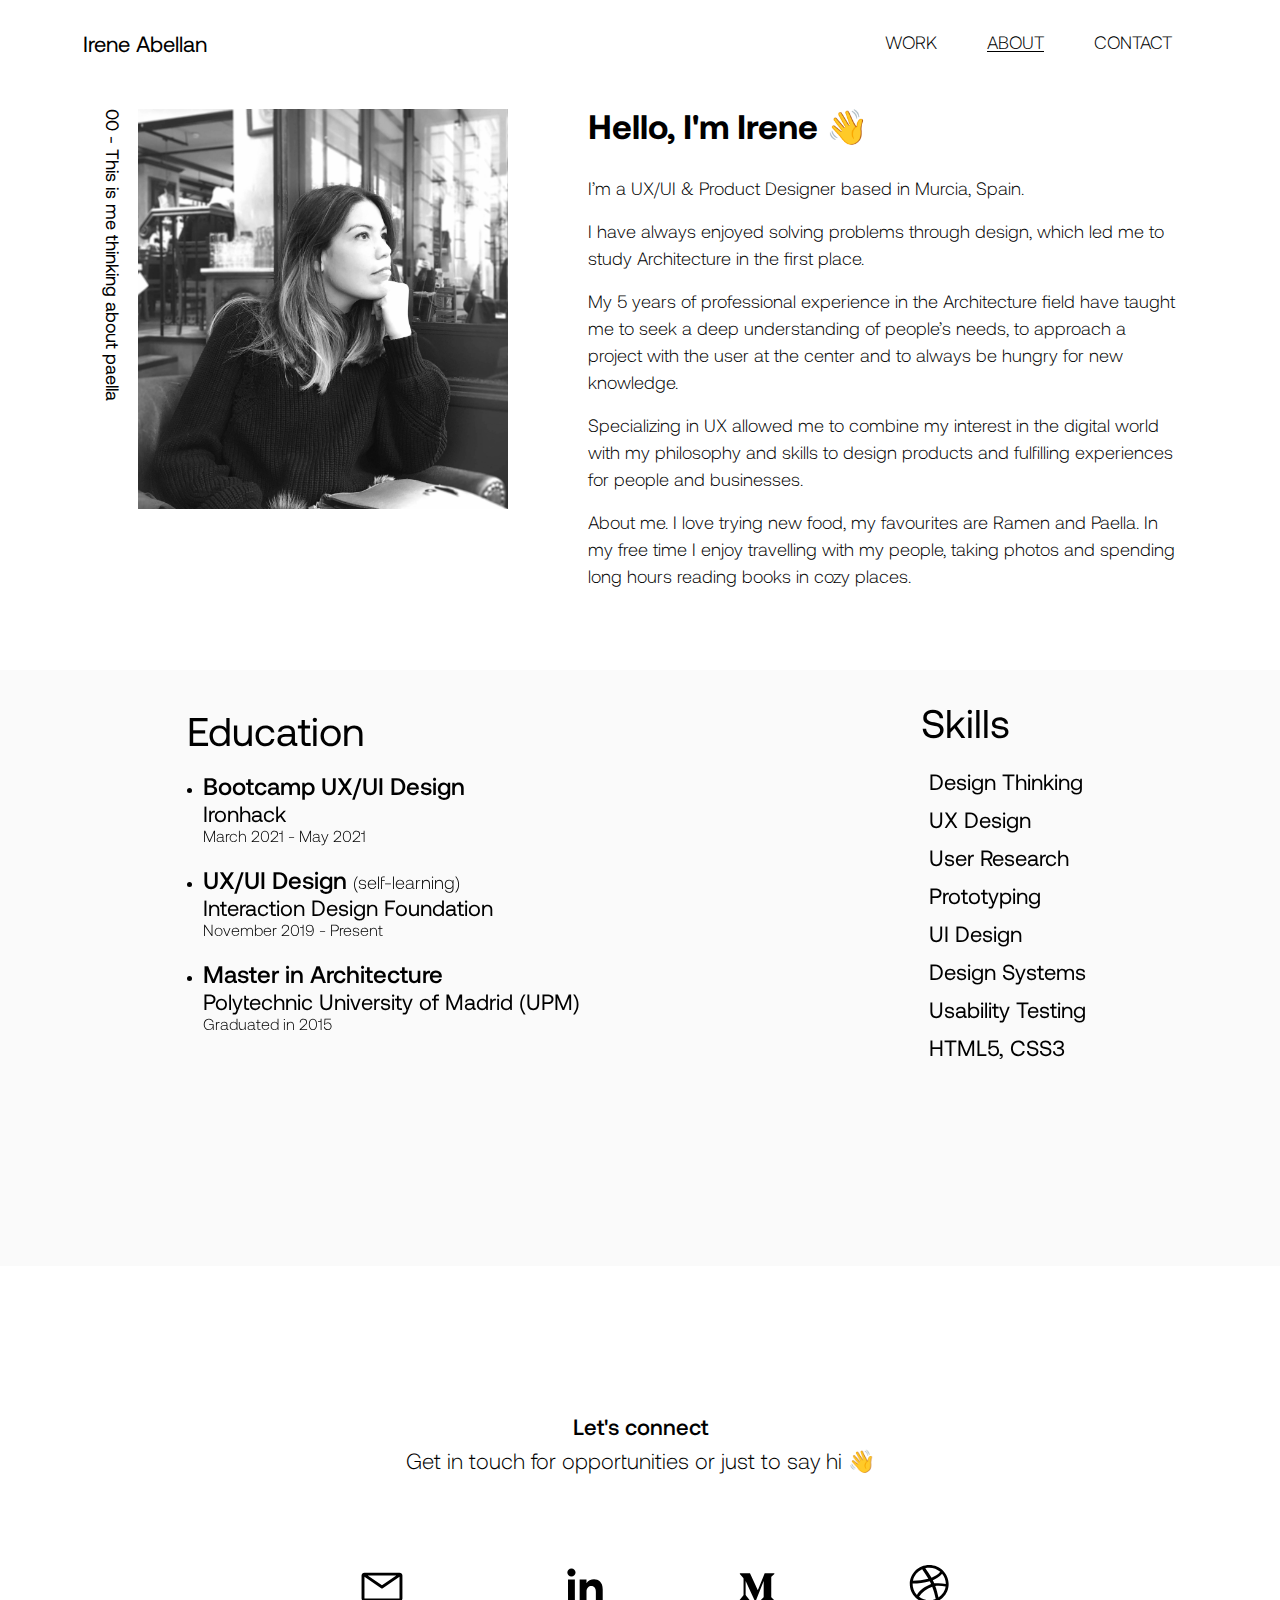
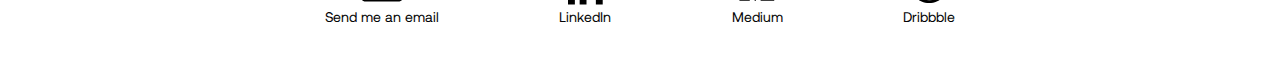
<file: about.html>
<!DOCTYPE html>
<html lang="en">
  <head>
    <meta charset="UTF-8" />
    <meta http-equiv="X-UA-Compatible" content="IE=edge" />
    <meta name="viewport" content="width=device-width, initial-scale=1.0" />

    <link rel="stylesheet" href="styles/reset.css" />
    <link href="https://unpkg.com/aos@2.3.1/dist/aos.css" rel="stylesheet" />
    <link rel="stylesheet" href="styles/redesign-responsive.css" />

    <title>Irene Abellan · About</title>
  </head>

  <body>
  <header>
    <a class="iniciales" href="index.html">
      Irene Abellan</a>
    <nav>
      <a href="index.html">WORK</a>
      <a class="selected" href="about.html">ABOUT</a>
      <a href="#index-footer">CONTACT</a>
    </nav>
  </header>

    <main>
      <section>
        <div class="about-me">
          <div class="me-image">
            <p class="verticaltext-topleft">
              00 - This is me thinking about paella
            </p>
            <img
              src="imagenes/PROFILE.jpg"
              alt="Profile picture"
            />
          </div>

          <div class="me-text">
            <h1 id="about">Hello, I'm Irene 👋</h1>
            <p>I’m a UX/UI & Product Designer based in Murcia, Spain.</p>
            <p>
              I have always enjoyed solving problems through
              design, which led me to study Architecture in the first place.
            </p>
            <p>
              My 5 years of professional experience in the Architecture field have taught me to seek a deep understanding of people’s needs, to approach a project with the user at the center and to always be hungry for new knowledge.
            </p>
            <p>
              Specializing in UX allowed me to combine my interest in the digital world with my philosophy and skills to design products and fulfilling experiences for people and businesses.
            </p>
            <p>
              About me. I love trying new food, my favourites are Ramen and Paella. In my free time I enjoy travelling with my people, taking photos and spending long hours reading books in
              cozy places.
            </p>
          </div>
        </div>
      </section>

      <section class="bio-section">
        <div class="education" data-aos="fade-up" data-aos-duration="1100">
          <h2>Education</h2>
          <ul>
            <li>
              <div class="education-item">
                <h3>Bootcamp UX/UI Design</h3>
                <p class="subheader">Ironhack</p>
                <p>March 2021 - May 2021</p>
              </div>
            </li>
            <li>
              <div class="education-item">
                <h3>
                  UX/UI Design <span id="selflearn">(self-learning)</span>
                </h3>
                <p class="subheader">Interaction Design Foundation</p>
                <p>November 2019 - Present</p>
              </div>
            </li>
            <li>
              <div class="education-item">
                <h3>Master in Architecture</h3>
                <p class="subheader">Polytechnic University of Madrid (UPM)</p>
                <p>Graduated in 2015</p>
              </div>
            </li>
          </ul>
        </div>

        <div class="skills" data-aos="fade-up" data-aos-duration="1100">
          <h2>Skills</h2>
          <ul>
            <li>Design Thinking</li>
            <li>UX Design</li>
            <li>User Research</li>
            <li>Prototyping</li>
            <li>UI Design</li>
            <li>Design Systems</li>
            <li>Usability Testing</li>
            <li>HTML5, CSS3</li>
          </ul>
        </div>
      </section>

      <section class="tools-section">
        <div data-aos="fade-up" data-aos-duration="800">
          <h2>Tools</h2>
          <div class="skill-set">
            <span>Figma</span> <span>Sketch</span> <span>Invision</span>
            <span>Photoshop</span> <span>Illustrator</span> <span>InDesign</span>
            <span>Keynote</span> <span>Whimsical</span> <span>Mural</span>
            <span>Premier Pro</span> <span>Visual Studio Code</span>
          </div>
        </div>
      </section>

    </main>

  <footer id="index-footer">
    <div class="lets-connect">
      <h2>Let's connect</h2>
      <p>Get in touch for opportunities or just to say hi 👋</p>
    </div>
    <div class="social-links">
      <a href="mailto:ireneabellangaray.ux@gmail.com",
         target="_blank">
        <img class="icon-mail"
             src="imagenes/MAIL.svg"
             alt="Email icon"
        /><span class="icon-text"> Send me an email</span></a
      >
      <a href="https://www.linkedin.com/in/irene-abellan-garay",
         target="_blank">
        <img class="icon-linkedin"
             src="imagenes/LINKEDIN.svg"
             alt="LinkedIn social media icon"
        /><span class="icon-text">LinkedIn</span></a>
      <a href="https://ireneabn.medium.com/",
         target="_blank"
      ><img class="icon-medium"
            src="imagenes/MEDIUM.svg"
            alt="Medium social media icon"
      /><span class="icon-text">Medium</span></a
      >
      <a href="https://dribbble.com/ireneabn",
         target="_blank"
      ><img class="icon-dribble"
            src="imagenes/DRIBBLE.svg",
            alt="Dribble social media icon"
      /><span class="icon-text">Dribbble</span></a>
    </div>
  </footer>
    <script src="https://unpkg.com/aos@2.3.1/dist/aos.js"></script>
    <script>
      AOS.init({disable: 'mobile'});
    </script>
  </body>
</html>
</file>
<file: styles/redesign-responsive.css>
@font-face {
    font-family: "Aeonik-Bold";
    src: local("Aeonik-Bold"),
    url("types/Aeonik/Aeonik-Bold.otf");
}
@font-face {
    font-family: "Aeonik-Light";
    src: local("Aeonik-Light"),
    url("types/Aeonik/Aeonik-Light.otf");
}
@font-face {
    font-family: "Aeonik-Medium";
    src: local("Aeonik-Medium"),
    url("types/Aeonik/Aeonik-Medium.otf");
}
@font-face {
    font-family: "Aeonik-Regular";
    src: local("Aeonik-Regular"),
    url("types/Aeonik/Aeonik-Regular.otf");
}


/*==========  Mobile First Method  ==========*/


@media only screen and (min-width : 320px) {
    html {
        scroll-behavior: smooth;
      }
    header {
        height: 97px;
        width: 100%;
        display: flex;
        flex-direction: column;
        align-items: center;
        border-bottom: 1px solid lightgray;
        background-color: white;
    }
    header a {
        margin-top: 16px;
    }
    .iniciales {
        font-size: 22px;
        font-family: "Aeonik-Regular", sans-serif;
        text-decoration: none;
        cursor: pointer;
        color: inherit;
    }
    nav {
        margin-top: 8px;
        width: 100%;
        display: flex;
        justify-content: space-evenly;
    }
    nav a {
        font-family: "Aeonik-Light", sans-serif ;
        font-size: 16px;
        text-decoration: none;
        cursor: pointer;
        color: inherit;
    }
    h1 {
        font-size: 36px;
        text-align: center;
        margin-top: 40px;
        font-family: "Aeonik-Bold", sans-serif;
        margin-bottom: 40px;
    }

    #introduccion {
        margin: 0 16px;
        text-align: center;
        padding-bottom: 32px;
    }
    #subtitulo {
        font-size: 16px;
        font-family: "Aeonik-Light", sans-serif;
        line-height: 130%;
    }
    #subtitulo-bold {
        font-family: "Aeonik-medium", sans-serif;
      }
    #second-phrase {
        padding-top: 16px;
    }
    .verticaltext-topleft {
        display: none;
    }
    .card {
        padding-top: 32px;
    }

    img {
    width: 100%;
    }
    .cardleft-text {
        padding: 0 16px;

    }
    .titlecard {
        padding-top: 24px;
        font-size: 32px;
        font-family: "Aeonik-Regular", sans-serif;
        margin-bottom: 16px;
    }
    .pcard {
        font-size: 16px;
        font-family: "Aeonik-Light", sans-serif;
        line-height: 160%;
        
    }
    .linkcard {
        display: flex;
        font-family: "Aeonik-Medium", sans-serif;
        font-size: 14px;
        padding-top: 36px;
        text-decoration: none;
        color: #050505;
        height: 40px;
        width: 145px;
        border-bottom: solid white 2px;
    }
    .linkcard:hover{
        border-bottom: solid 2px;
    }
    .reverse {
        display: flex;
        flex-direction: column-reverse;
    }
    .verticaltext-topright {
        display: none;
    }
    .cardright-text {
        padding: 0 16px;
    }
    .arrow {
        width: 0;
        height: 0;
        border: 7px solid transparent;
        border-top: 7px solid;
        border-right: 7px solid;
        margin-left: 15px;
        transform: rotate(45deg);
    }
    footer {
        padding: 110px 16px 140px 16px
    }
    footer h2 {
        font-family: "Aeonik-Medium", sans-serif;
        font-size: 22px;
        padding-bottom:8px;
    }

    footer p {
        font-family: "Aeonik-Light", sans-serif;
        font-size: 16px;
        padding: 0 10%;
        line-height: 140%;
    }
    .social-links {
        display: flex;
        padding-top: 32px;
        justify-content: space-around;
    }
    .lets-connect {
        margin: 0 auto;
        text-align: center;
    }
    .icon-text {
        display: none;
    }
    .icon-mail {
        width: 40px;
    }
    .icon-linkedin {
        width: 38px;
    }
    .icon-medium {
        width: 40px;
    }
    .icon-dribble {
        width: 34px;
    }
}


/* ----------------TABLET VERTICAL 640px--------------- */

@media only screen and (min-width : 640px) {
    header {
        height: 85px;
        flex-direction: row;
        align-items: center;
        justify-content: space-around;
        /*background-color: lightcyan;*/
        border-bottom: 1px solid transparent;
    }
    .iniciales {
        margin-top: 0;
        min-width: 180px;
        margin-left: 24px;
    }
    nav {
        margin-top: 0;
        justify-content: flex-end;
        width: 60%;
    }
    nav a {
        margin: 0 25px 0 25px
    }
    h1 {
        font-size: 56px;
    }
    #subtitulo {
        font-size: 18px;
    }
    .card {
        padding: 104px 40px 0 40px;
        display: flex;
        justify-content: space-between;
    }
    .cardleft-image img {
        max-width: 75vw;
    }
    .cardleft-text {
        max-width: 25vw;
    }
    .cardleft-text {
        padding: 0 24px;
        display: flex;
        flex-direction: column;
        justify-content: center;
    }
    .reverse {
        display: flex;
        align-items: center;
        flex-direction: row;
    }

    .cardright-text {
        max-width: 35vw;
    }
    .cardright-image img {
        max-width: 65vw;
    }
    .icon-text {
        display: block;
    }
    .social-links a {
        font-family: "Aeonik-Regular", sans-serif;
        font-size: 14px;
        color: #050505;
        text-decoration: none;
        display: flex;
        flex-direction: column;
        align-items: center;
        justify-content: space-between;
    }
    .icon-mail {
        width: 48px;
    }
    .icon-linkedin {
        width: 46px;
    }
    .icon-medium {
        width: 48px;
    }
    .icon-dribble {
        width: 42px;
    }

    footer {
        padding: 104px 16px 40px 16px
    }

    .social-links {
        padding-top: 48px;
        max-width: 750px;
        margin: 0 auto;
    }
}


/* ----------------TABLET HORIZONTAL 1024px--------------- */

@media only screen and (min-width : 1024px) {
    nav a {
        font-size: 18px;
    }
    
    header {
        /*background-color: lightyellow;*/
        max-width: 1440px;
        position: fixed;
        z-index: 2;
        left: 50%;
        transform: translate(-50%, 0);
    }
    main {
        margin: 0 auto;
        max-width: 1280px;
        padding: 45px 0;
    }

    .iniciales {
        margin-left: 0;
    }
    nav {
        width: 60%;
        margin-right: 0;
        justify-content:flex-end
    }
    nav a {
        margin: 0 25px 0 25px
    }

    h1 {
        font-size: 64px;
        margin-top: 104px;
    }
    #subtitulo {
        font-size: 22px;
    }

    .card {
        padding: 104px 104px 0 104px;
    }

    .titlecard {
        font-size: 44px;
    }
    .pcard {
        font-size: 20px;
    }
    .linkcard {
        font-size: 16px;
    }

    .cardleft-text {
        padding:  0 0 0 48px;
    }
    .cardright-text {
        padding: 0 20px 0 30px;
    }
    .cardleft-image {
        display: flex;
        justify-content: space-between;
        padding-right: 48px;
    }
    .cardright-image {
        display: flex;
        justify-content: space-between;
        padding-left: 40px;
    }

    .verticaltext-topleft {
        display: block;
        font-family: "Aeonik-Regular", sans-serif;
        font-size: 18px;
        writing-mode: vertical-lr;
        padding-right: 16px;
    }
    .verticaltext-topright {
        display: block;
        font-family: "Aeonik-Regular", sans-serif;
        font-size: 18px;
        writing-mode: vertical-lr;
        padding-left: 16px;
    }

    .footer h2{
        font-size: 32px;
    }
    footer p{
        font-size: 22px;
    }
    .lets-connect{
        padding-bottom: 40px;
    }
}


/* ----------------DESKTOP 1440px--------------- */


@media only screen and (min-width : 1440px) {
    .card {
        padding: 144px 144px 0 144px;
    }
    
}



/* ------------------ABOUT HTML----------------- */


@media only screen and (min-width : 320px) {
    .selected{
        border-bottom: 1px solid;
        height: 18px;
    }
    .me-image img {
        max-width: 340px;
        margin: 0 auto;
        display: flex;
        margin-top: 32px
    }
    .me-text {
        padding: 16px 16px 24px 16px;
    }
    .me-text h1 {
        font-family: "Aeonik-Bold", sans-serif;
        font-size: 25px;
    }
    .me-text p {
        font-family: "Aeonik-Light", sans-serif;
        font-size: 16px;
        line-height: 150%;
        margin-bottom: 16px;
    }
    .verticaltext-topleft {
        display: none;
    }
    .education {
        padding-top: 40px;
    }
    .education h2 {
        padding-bottom: 24px;
        font-family: "Aeonik-Regular", sans-serif;
        font-size: 32px;
    }
    .education-item {
        padding-bottom: 24px;
    }
    .education-item h3 {
        font-family: "Aeonik-Medium", sans-serif;
        font-size: 18px;
    }
    .education-item .subheader {
        font-family: "Aeonik-Regular", sans-serif;
        font-size: 16px;
        padding: 4px 0;
    }
    .education-item p {
        font-family: "Aeonik-Light", sans-serif;
        font-size: 14px;
    }
    .education ul {
        list-style-type: disc;
        padding-left: 16px;
    }
    #selflearn {
        font-family: "Aeonik-Light", sans-serif;
        font-size: 14px;
    }

    .skills h2 {
        padding-top: 32px;
        padding-bottom: 24px;
        font-family: "Aeonik-Regular", sans-serif;
        font-size: 32px;
    }
    .skills ul li {
        font-family: "Aeonik-Regular", sans-serif;
        font-size: 16px;
        padding: 4px 0;
        margin: 0 8px;

    }
    .skills ul {
        display: flex;
        flex-wrap: wrap;
        justify-content: flex-start;
    }
    .tools-section {
        background-color: #fafafa;
        padding: 0 16px 40px 16px;
    }

    .bio-section {
        background-color: #fafafa;
        padding: 0 16px;
    }

    .tools-section h2 {
        padding-top: 32px;
        padding-bottom: 24px;
        font-family: "Aeonik-Regular", sans-serif;
        font-size: 32px;
    }
    .tools-section .skill-set {
        margin: 0 auto;
        display: flex;
        flex-wrap: wrap;
        justify-content: flex-start;
    }
    .tools-section .skill-set span {
        font-family: "Aeonik-Regular", sans-serif;
        font-size: 16px;
        margin: 0 8px;
        padding: 4px 0;
    }
}


/* ----------------TABLET VERTICAL 640px--------------- */

@media only screen and (min-width : 640px) {
    
    .me-text {
        padding: 16px 40px 24px 40px;
    }
    .me-image img {
        max-width: 340px;
        margin: 0 auto;
        margin-top: 32px
    }
    .bio-section {
        display: flex;
        justify-content: space-around;
        align-content: center;
    }

    .bio-section .skills ul {
        display: flex;
        flex-wrap: wrap;
        justify-content: flex-start;
        flex-direction: column;
    }
    .bio-section .skills ul li {
        margin-bottom: 8px;
    }

    .tools-section {
        text-align: center;
        padding: 0 40px 40px 40px;
    }

    .tools-section .skill-set {
        justify-content: center;
        max-width: 640px;
    }
   

}


/* ----------------TABLET HORIZONTAL 1024px--------------- */

@media only screen and (min-width : 1024px) {
    .about-me {
        padding: 64px 104px 64px 104px;
        display: flex;
    }
    .me-text {
        padding: 0 0 0 40px;
    }
    .me-text h1 {
        margin: 0 0 32px 0;
        text-align: left;
        font-size: 34px;
    }
    .me-text p {
        font-size: 18px;
    }
    .me-image {
        display: flex;
        padding-right: 40px;
    }
    .me-image img {
        margin: 0;
        max-height: 400px;
        max-width: 370px;
        width: 35vw;
    }

    .verticaltext-topleft {
        display: block;
        font-family: "Aeonik-Regular", sans-serif;
        font-size: 18px;
        writing-mode: vertical-lr;
        padding-right: 16px;
    }
    .tools-section .skill-set {
        max-width: 900px;
    }
    .tools-section .skill-set span {
        font-size: 22px;
    }
    .education h2 {
        font-size: 40px;
    }
    .education-item h3 {
        font-size: 24px;
    }
    .education-item .subheader {
        font-size: 22px;
    }
    .education-item p {
        font-size: 16px;
    }
    #selflearn {
        font-family: "Aeonik-Light", sans-serif;
        font-size: 18px;
    }
    .skills h2 {
        font-size: 40px;
    }
    .skills ul li {
        font-size: 22px;
    }

    .tools-section h2 {
        font-size: 40px;
    }
    .skill-set span {
        font-size: 22px;
    }
}


/* ----------------DESKTOP 1440px--------------- */

@media only screen and (min-width : 1440px) {
    .about-me {
        padding: 64px 144px 64px 144px;
    }
    .me-image img {
        margin: 0;
        max-height: 500px;
        max-width: 470px;
        width: 50vw;
    }
    
}
</file>
